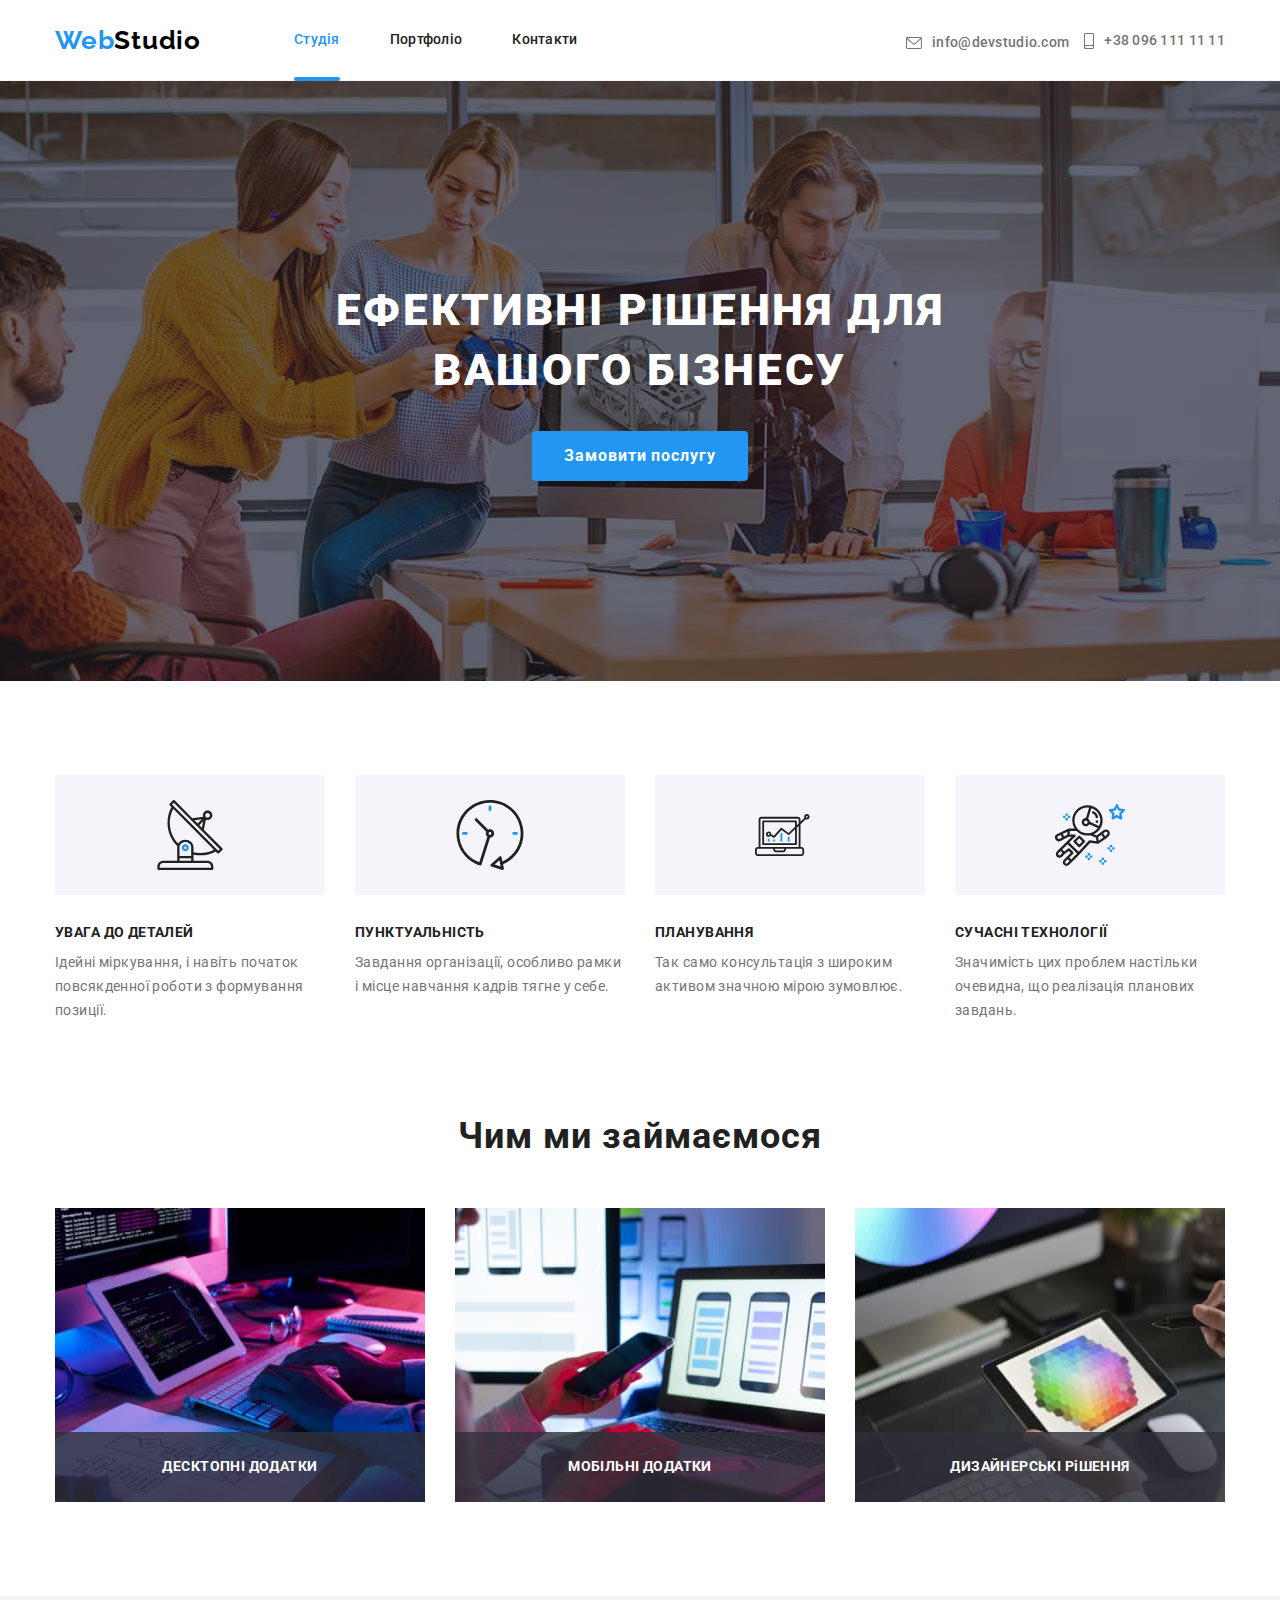
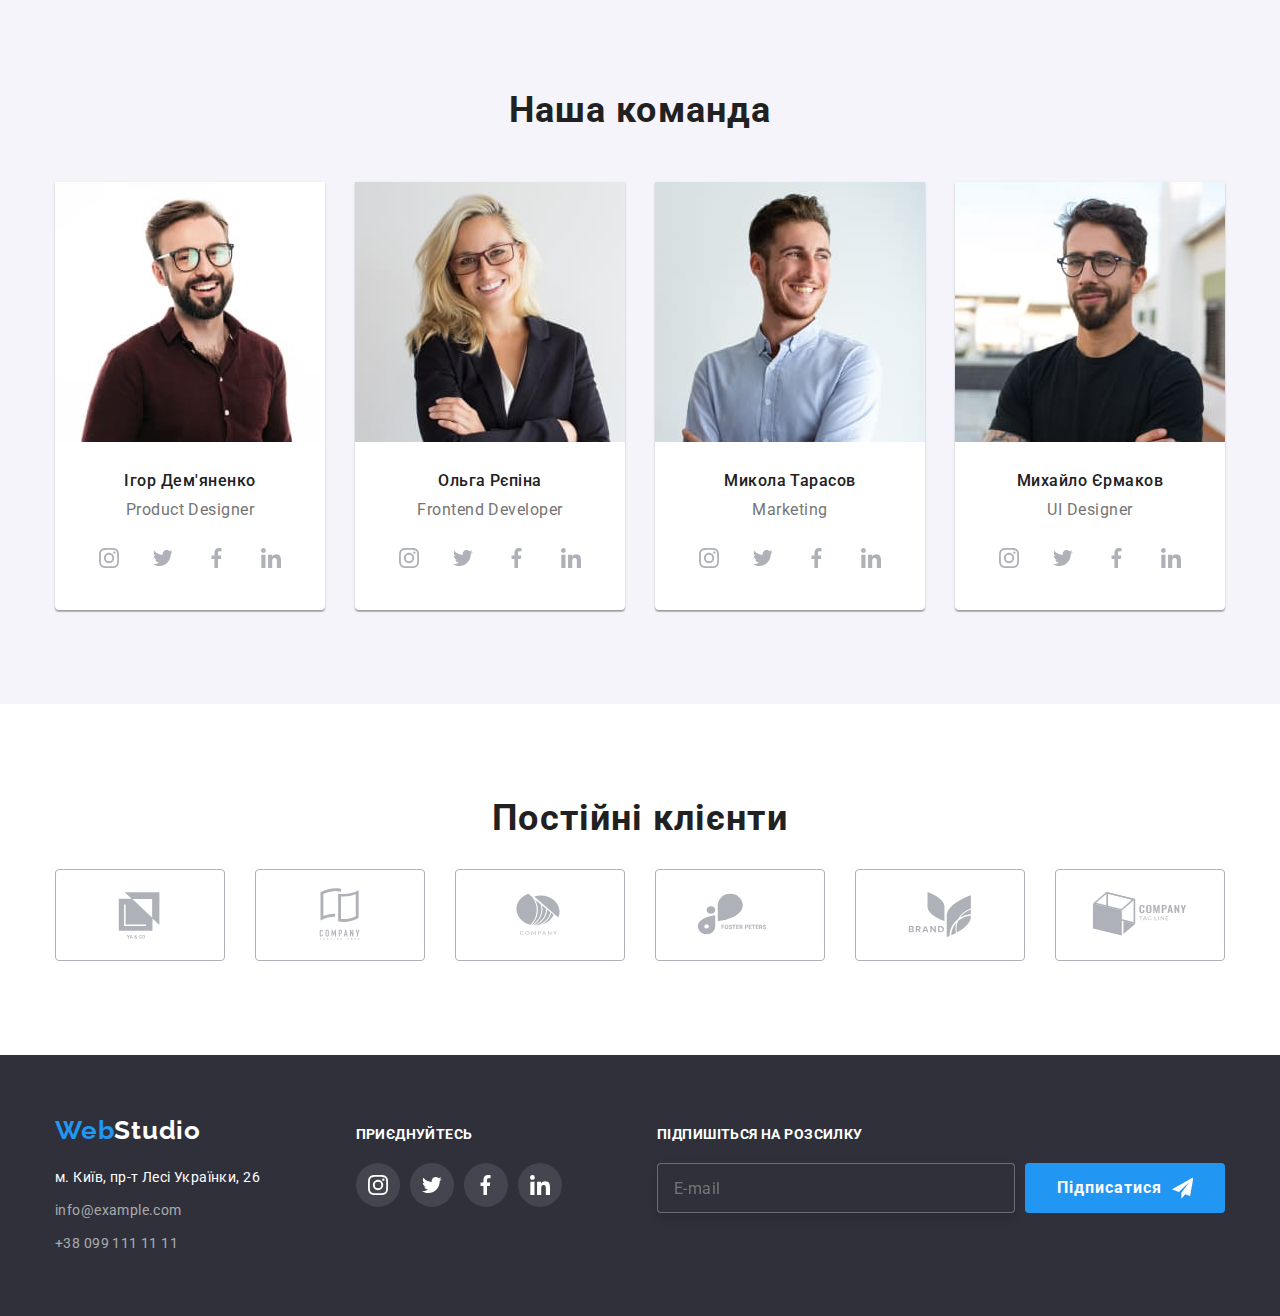
<file: index.html>
<!DOCTYPE html>
<html lang="ru">
  <head>
    <meta charset="UTF-8" />
    <meta http-equiv="X-UA-Compatible" content="IE=edge" />
    <meta name="viewport" content="width=device-width, initial-scale=1.0" />
    <title>Студия</title>
  <link rel="preconnect" href="https://fonts.googleapis.com">
  <link rel="preconnect" href="https://fonts.gstatic.com" crossorigin>
  <link
    href="https://fonts.googleapis.com/css2?family=Raleway:wght@700&family=Roboto:wght@400;500;700;900&display=swap"
    rel="stylesheet">
    <link rel="stylesheet" href="https://cdnjs.cloudflare.com/ajax/libs/modern-normalize/1.1.0/modern-normalize.min.css">
  <link rel="stylesheet" href="./css/main.min.css" />
  </head>

  <body>
    <header class="header">
      <div class="container header__container">
      
        <a class="logo header__logo" href="">Web<span class="logo__dark">Studio</span></a>
      <nav class="navigation">
      <ul class="navigation__list">
        <li class="navigation__item">
          <a class="navigation__link link navigation__link--current" href="">Студія</a></li>
        <li class="navigation__item">
          <a class="navigation__link link no-current" href="./portfolio.html">Портфоліо</a></li>
        <li class="navigation__item">
          <a class="navigation__link link no-current" href="">Контакти</a></li>
        </ul>
      </nav>
      <ul class="connect header__connect">
        <li class="indent"><a class="connect__contact link" href="mailto:info@devstudio.com">
          <svg class="envelope" width="16" height="12">
            <use href="./images/w4/symbol-defs.svg#icon-envelope2"></use>
          </svg>info@devstudio.com
        </a></li>
        <li><a class="connect__contact-tel link" href="tel:+380961111111">
          <svg class="envelope" width="10" height="16">
            <use href="./images/w4/symbol-defs.svg#icon-smartphone"></use>
          </svg>+38 096 111 11 11</a></li>
      </ul>

        <button type="button" class="header-btn-open js-open-menu">
          <svg class="#" width="40" height="40">
            <use href="./images/w4/symbol-defs.svg#icon-button-menu"></use>
          </svg>
        </button>

        <div class="mob-menu js-menu-container">
          <div class="container-mob">

            <div class="mob-menu-top">
              <button type="button" class="menu-btn-close js-close-menu">
                <svg class="" width="18.67" height="18.67">
                  <use href="./images/w4/symbol-defs.svg#close-icon"></use>
                   </svg>
              </button>
            
              <nav class="mob-menu-navigation">
                <div class="menu-part">
                  <ul class="mob-menu-list">
                    <li class="mob-menu-item">
                      <a class="mob-menu-link link mob-menu-link current" href="">Студія</a>
                    </li>
                    <li class="mob-menu-item">
                       <a class="mob-menu-link link no-current" href="./portfolio.html">Портфоліо</a>
                    </li>
                    <li class="mob-menu-item">
                        <a class="mob-menu-link link no-current" href="">Контакти</a>
                    </li>
                  </ul>
                </div>
              </nav>
              </div>
            </div>

            <div class="menu-part">
              <ul class="menu-connect header-connect">
                <li><a class="menu-connect-tel link" href="tel:+380961111111">
                  +38 096 111 11 11</a>
                </li>

                <li class="indent"><a class="menu-mail link" href="mailto:info@devstudio.com">
                  info@devstudio.com</a>
                </li>
              </ul>

              <ul class="menu-networks">
                <li class="menu-item">
                  <a class="menu-networks-link">Instagram</a>
                </li>
                <li class="menu-item">
                  <a class="menu-networks-link">Twitter</a>
                </li>
                <li class="menu-item">
                  <a class="menu-networks-link">Facebook</a>
                </li>
                <li class="">
                  <a class="menu-networks-link">LinkedIn</a>
                </li>
              </ul>
            </div>
          </div>
        </div>
    </header>
    <main>
      <!--Герой-->
      <section class="hero section hero__overlay">
        <div class="container">
          <h1 class="hero__title">ЕФЕКТИВНі РіШЕННЯ ДЛЯ <br> ВАШОГО БІЗНЕСУ</h1>

          <button class="hero__button button" data-modal-open>Замовити послугу</button>
        </div>
      </section>
      
        <!--Преимущества-->
      <section class="section">
        <div class="container">
          <h2 class="visually-hidden">Наші переваги</h2>

          <ul class="benefits-container">
            <li class="features">
              <div class="features-item">
                <svg width="70px" height="70px">
                  <use href="./images/w4/symbol-defs.svg#icon-antenna"></use>
                </svg>
              </div>
                <h3 class="features-title">УВАГА ДО ДЕТАЛЕЙ</h3>
                <p class="features-text">
                  Ідейні міркування, і навіть початок повсякденної роботи з формування позиції.
                </p>
            </li>
            <li class="features">
              <div class="features-item">
                <svg width="70px" height="70px">
                  <use href="./images/w4/symbol-defs.svg#icon-watch"></use>
                </svg>
              </div>
                <h3 class="features-title">ПУНКТУАЛЬНІСТЬ</h3>
                <p class="features-text">
                  Завдання організації, особливо рамки і місце навчання кадрів тягне у себе.
                </p>
            </li>
            <li class="features">
              <div class="features-item">
                <svg width="70px" height="70px">
                  <use href="./images/w4/symbol-defs.svg#icon-laptop"></use>
                </svg>
              </div>
                <h3 class="features-title">ПЛАНУВАННЯ</h3>
                <p class="features-text">
                  Так само консультація з широким активом значною мірою зумовлює.
                </p>
            </li>
            <li class="features">
              <div class="features-item">
                <svg width="70px" height="70px">
                  <use href="./images/w4/symbol-defs.svg#icon-astronaut-1"></use>
                </svg>
              </div>
                <h3 class="features-title">СУЧАСНІ ТЕХНОЛОГІЇ</h3>
                <p class="features-text">
                  Значимість цих проблем настільки очевидна, що реалізація планових завдань.
                </p>
            </li>
          </ul>
        </div>
      </section>
      <!--Примеры работ-->
      <section class="section section--skills section--on-desktop">
        <div class="container">
          <h2 class="section__title section__pre-title">Чим ми займаємося</h2>

          <ul class="about">
            <li class="about__item">
              <img
                srcset="
                ./images/gadgets/img1.jpg    1x,
                ./images/gadgets/img1-2x.jpg 2x" 
                src="./images/gadgets/img1.jpg" alt="гаджеты" width="370" height="294"
              />
              <h3 class="about__text">ДЕСКТОПНІ ДОДАТКИ</h3>
            </li>

            <li class="about__item">
              <img 
                srcset="
                ./images/gadgets/img2.jpg    1x,
                ./images/gadgets/img2-2x.jpg 2x"
                src="./images/gadgets/img2.jpg" alt="ноутбук" width="370" height="294"
              />
              <h3 class="about__text">МОБІЛЬНІ ДОДАТКИ</h3>
            </li>

            <li class="about__item">
              <img
                srcset="
                ./images/gadgets/img3.jpg    1x,
                ./images/gadgets/img3-2x.jpg 2x"
                src="./images/gadgets/img3.jpg" alt="планшет" width="370" height="294"
              />
                <h3 class="about__text">ДИЗАЙНЕРСЬКІ РіШЕННЯ</h3>
            </li>
          </ul>
        </div>
      </section>
      <!--Коллектив-->
      <section class="section section-title-bg">
        <div class="container">
          <h2 class="team">Наша команда</h2>
          <ul class="site-item">
            <li class="site-command">
              <picture>
                <source srcset="
                ./images/team/employee1-desctop.jpg    1x,
                ./images/team/employee1-desctop-2x.jpg 2x"
                media="(min-width:1200px)"/>
                <source srcset="
                ./images/team/employee1-tablet.jpg    1x,
                ./images/team/employee1-tablet-2x.jpg 2x" 
                media="(min-width:768px)"/>
                <source srcset="
                ./images/team/employee1-mob.jpg    1x,
                ./images/team/employee1-mob-2x.jpg 2x" 
                media="(max-width:767px)"/>
                <img src="./images/team/employee1-desctop.jpg" alt="Игорь Демьяненко" 
                width="450" height="460"/>
              </picture>
            
              <div class="tim-card">
            <h3 class="tim-title">Ігор Дем'яненко</h3>
            <p class="tim-text">Product Designer</p>
            <ul class="tim-networks">
              <li class="#">
                <a href="#" class="team-link">
                <svg class="button-icon" width="20px" height="20px"> 
                  <use href="./images/w4/symbol-defs.svg#icon-instagram"></use>
                </svg></a>
              </li>
              <li class="#">
                <a href="#" class="team-link">
                <svg class="button-icon" width="20px" height="20px">
                  <use href="./images/w4/symbol-defs.svg#icon-twit"></use>
                </svg></a>
              </li>
              <li class="#">
                <a href="#" class="team-link">
                <svg class="button-icon" width="20px" height="20px">
                  <use href="./images/w4/symbol-defs.svg#icon-facebook"></use>
                </svg></a>
              </li>
              <li class="#">
                <a href="#" class="team-link">
                <svg class="button-icon" width="20px" height="20px">
                  <use href="./images/w4/symbol-defs.svg#icon-linkedin"></use>
                </svg></a>
              </li>
              </ul>
              </div>
            </li>
            <li class="site-command">
              <picture>
                <source srcset="
                ./images/team/employee2-desctop.jpg     1x,
                ./images/team/employee2-desctop-2x.jpg  2x"
                media="(min-width:1200px)"/>
                <source srcset="
                ./images/team/employee2-tablet.jpg     1x,
                ./images/team/employee2-tablet-2x.jpg  2x" 
                media="(min-width:768px)"/>
                <source srcset="
                ./images/team/employee2-mob.jpg     1x,
                ./images/team/employee2-mob-2x.jpg  2x" 
                media="(max-width:767px)"/>
                <img src="./images/team/employee2-desctop.jpg" alt="Ольга Репина" 
                width="450" height="460"/>
              </picture>
            
              <div class="tim-card">
              <h3 class="tim-title">Ольга Рєпіна</h3>
              <p class="tim-text">Frontend Developer</p>
              
              <ul class="tim-networks">
                <li class="#">
                  <a href="#" class="team-link">
                    <svg class="button-icon" width="20px" height="20px">
                      <use href="./images/w4/symbol-defs.svg#icon-instagram"></use>
                    </svg></a>
                </li>
                <li class="#">
                  <a href="#" class="team-link">
                    <svg class="button-icon" width="20px" height="20px">
                      <use href="./images/w4/symbol-defs.svg#icon-twit"></use>
                    </svg></a>
                </li>
                <li class="#">
                  <a href="#" class="team-link">
                    <svg class="button-icon" width="20px" height="20px">
                      <use href="./images/w4/symbol-defs.svg#icon-facebook"></use>
                    </svg></a>
                </li>
                <li class="#">
                  <a href="#" class="team-link">
                    <svg class="button-icon" width="20px" height="20px">
                      <use href="./images/w4/symbol-defs.svg#icon-linkedin"></use>
                    </svg></a>
                </li>
                </ul>
              </div>
            </li>
            <li class="site-command">
              <picture>
                <source srcset="
                ./images/team/employee3-desctop.jpg     1x,
                ./images/team/employee3-desctop-2x.jpg  2x"
                media="(min-width:1200px)"/>
                <source srcset="
                ./images/team/employee3-tablet.jpg     1x,
                ./images/team/employee3-tablet-2x.jpg  2x" 
                media="(min-width:768px)"/>
                <source srcset="
                ./images/team/employee3-mob.jpg     1x,
                ./images/team/employee3-mob-2x.jpg  2x" 
                media="(max-width:767px)"/>
                <img src="./images/team/employee3-desctop.jpg" alt="Николай Тарасов" 
                width="450" height="460"/>
              </picture>
            
              <div class="tim-card">
              <h3 class="tim-title">Микола Тарасов</h3>
              <p class="tim-text">Marketing</p>
              <ul class="tim-networks">
                <li class="#">
                  <a href="#" class="team-link">
                    <svg class="button-icon" width="20px" height="20px">
                      <use href="./images/w4/symbol-defs.svg#icon-instagram"></use>
                    </svg></a>
                </li>
                <li class="#">
                  <a href="#" class="team-link">
                    <svg class="button-icon" width="20px" height="20px">
                      <use href="./images/w4/symbol-defs.svg#icon-twit"></use>
                    </svg></a>
                </li>
                <li class="#">
                  <a href="#" class="team-link">
                    <svg class="button-icon" width="20px" height="20px">
                      <use href="./images/w4/symbol-defs.svg#icon-facebook"></use>
                    </svg></a>
                </li>
                <li class="#">
                  <a href="#" class="team-link">
                    <svg class="button-icon" width="20px" height="20px">
                      <use href="./images/w4/symbol-defs.svg#icon-linkedin"></use>
                    </svg></a>
                </li>
                </ul>
              </div>
            </li>
            <li class="site-command">
              <picture>
                <source srcset="
                ./images/team/employee4-desctop.jpg     1x,
                ./images/team/employee4-desctop-2x.jpg  2x"
                media="(min-width:1200px)"/>
                <source srcset="
                ./images/team/employee4-tablet.jpg     1x,
                ./images/team/employee4-tablet-2x.jpg  2x" 
                media="(min-width:768px)"/>
                <source srcset="
                ./images/team/employee4-mob.jpg     1x,
                ./images/team/employee4-mob-2x.jpg  2x" 
                media="(max-width:767px)"/>
                <img src="./images/team/employee4-desctop.jpg" alt="Михаил Ермаков" 
                width="450" height="460"/>
              </picture>
           
              <div class="tim-card">
                <h3 class="tim-title">Михайло Єрмаков</h3>
                <p class="tim-text">UI Designer</p>
                <ul class="tim-networks">
                  <li class="#">
                    <a href="#" class="team-link">
                    <svg class="button-icon" width="20px" height="20px">
                      <use href="./images/w4/symbol-defs.svg#icon-instagram"></use>
                    </svg></a>
                  </li>
                  <li class="#">
                    <a href="#" class="team-link">
                      <svg class="button-icon" width="20px" height="20px">
                      <use href="./images/w4/symbol-defs.svg#icon-twit"></use>
                      </svg></a>
                  </li>
                  <li class="#">
                    <a href="#" class="team-link">
                    <svg class="button-icon" width="20px" height="20px">
                      <use href="./images/w4/symbol-defs.svg#icon-facebook"></use>
                    </svg></a>
                  </li>
                  <li class="#">
                    <a href="#" class="team-link">
                    <svg class="button-icon" width="20px" height="20px">
                      <use href="./images/w4/symbol-defs.svg#icon-linkedin"></use>
                    </svg></a>
                  </li>
                </ul>
              </div>
            </li>
          </ul>
        </div>
      </section>

      <section class="section">
        <div class="container">
          <h2 class="clients-header">Постійні клієнти</h2>
          <ul class="clients-container">

            <li class="clients-item">
              <a href="#" class="clients-link">
              <svg class="features-logo">
                <use href="./images/w4/symbol-defs.svg#icon-logo1"></use>
              </svg></a>
            </li>

            <li class="clients-item">
              <a href="#" class="clients-link">
              <svg class="features-logo" width="106px" height="60px">
                <use href="./images/w4/symbol-defs.svg#icon-logo2"></use>
              </svg></a>
            </li>

            <li class="clients-item">
              <a href="#" class="clients-link">
              <svg class="features-logo" width="106px" height="60px">
              <use href="./images/w4/symbol-defs.svg#icon-logo3"></use>
              </svg></a>
            </li>
          
            <li class="clients-item">
              <a href="#" class="clients-link">
              <svg class="features-logo" width="106px" height="60px">
                <use href="./images/w4/symbol-defs.svg#icon-logo4"></use>
              </svg></a>
            </li>

            <li class="clients-item">
              <a href="#" class="clients-link">
              <svg class="features-logo" width="106px" height="60px">
                <use href="./images/w4/symbol-defs.svg#icon-logo5"></use>
              </svg></a>
            </li>

            <li class="clients-item">
              <a href="#" class="clients-link">
              <svg class="features-logo" width="106px" height="60px">
                <use href="./images/w4/symbol-defs.svg#icon-logo6"></use>
              </svg></a>
            </li>
          </ul>
        </div>
      </section>
    </main>
      
    <footer class="style-footer">
      <div class="container footer-container">
   
        <div class="address-container">
          <a class="logo logo-footer" href="#">Web<span class="lable">Studio</span></a>
          <address>
            <ul>
              <li>
                <a href="https://goo.gl/maps/X5TGUrsWiipyjW1k8"></a>
                <a class="street">м. Київ, пр-т Лесі Українки, 26</a>
              </li>
              <li class="contact-footer"><a class="tel-color link" href="mailto:info@example.com">info@example.com</a></li>
              <li class="contact-footer"><a class="tel-color link" href="tel:+380991111111">+38 099 111 11 11</a></li>
            </ul>
          </address>
        </div>
      
        <div class="container-networks">
          <p class="item-with">приєднуйтесь</p>
          <ul class="tim-networks">
            <li class="item-li">
                <a href="#" class="footer-link-soc">
                  <svg class="button-icon-ft" width="20" height="20">
                    <use href="./images/w4/symbol-defs.svg#icon-instagram"></use>
                  </svg></a>
            </li>
              <li class="item-li">
                <a href="#" class="footer-link-soc">
                <svg class="button-icon-ft" width="20" height="20">
                  <use href="./images/w4/symbol-defs.svg#icon-twit"></use>
                </svg></a>
              </li>
              <li class="item-li">
                <a href="#" class="footer-link-soc">
                <svg class="button-icon-ft" width="20" height="20">
                  <use href="./images/w4/symbol-defs.svg#icon-facebook"></use>
                </svg></a>
              </li>
              <li class="item-li">
                <a href="#" class="footer-link-soc">
                <svg class="button-icon-ft" width="20" height="20">
                  <use href="./images/w4/symbol-defs.svg#icon-linkedin"></use>
                </svg></a>
              </li>
          </ul>
        </div>
    
        <div class="footer-letter">
          <p class="text-action">ПІДПИШІТЬСЯ НА РОЗСИЛКУ</p>

          <form class="subscription">
            <div class="footer-letter-br">
              <input class="text-box" placeholder="E-mail">
              <button type="submit" class="subscription-button send-letter">Підписатися
              <svg class="footer-letter-icon" width="24" height="24">
                <use href="./images/w4/symbol-defs.svg#icon-icon-send"></use>
              </svg></button>
            </div>
          </form>
        
        </div>
      </div>
    </footer>

    <div class="backdrop is-hidden" data-modal>
      <div class="modal">

        <form class="form-modal" action="#" autocomplete="off">
          <p class="modal-title">Залишайте свої данні, ми вам передзвонимо</p>

          <div class="form-field">
            <label for="name" class="field">Ім'я</label>
            <input class="form-label" name="name" id="name" />
            <svg class="modal-name" width="18" height="18">
              <use href="./images/w4/symbol-defs.svg#icon-person-black-18dp"></use>
            </svg>
          </div>

          <div class="form-field" >
            <label for="tel" class="field">Телефон</label>
            <input class="form-label" type="tel" name="tel" id="tel" />
            <svg class="modal-name" width="18" height="18">
              <use href="./images/w4/symbol-defs.svg#icon-phone-black-18dp"></use>
            </svg>
          </div>

          <div class="form-field">
            <label for="mail" class="field">Пошта</label>
            <input class="form-label" type="email" name="mail" id="mail" autocomplete="on"/>
            <svg class="modal-name" width="18" height="18">
              <use href="./images/w4/symbol-defs.svg#icon-email-black-18dp"></use>
            </svg>
          </div>

          <div class="form-field">
            <label class="form-comment" for="comment">Коментар</label>
            <textarea class="form-label" name="comment" id="comment" 
            placeholder="Введіть текст"></textarea>
          </div>
        
          <div class="topic-options">
       
            <label for="galk" class="checkbox-label">
              <input type="checkbox" name="galk" id="galk" value="agreement" class="checkbox visually-hidden">
              <span class="icon-galk"><svg class="#" width="15" height="15">
                <use href="./images/w4/symbol-defs.svg#icon-galk"></use></svg>
              </span>
              Погоджуюся з розсилкою та приймаю&#160; <a href="#" class="contract">Умови договору</a>
            </label>
          </div>
        
          <button type="submit" class="hero__button button">Відправити</button>
        </form>

        <div>
          <button data-modal-close class="btn-close">
            <svg class="close-icon" width="11" height="11"> 
              <use href="./images/w4/symbol-defs.svg#close-icon"></use>
            </svg>
          </button>
        </div>
      </div>
    </div>
    <script src="./js/modal.js"></script>
    <script src="./js/mobile-menu.js"></script>
  </body>
</html>
</file>
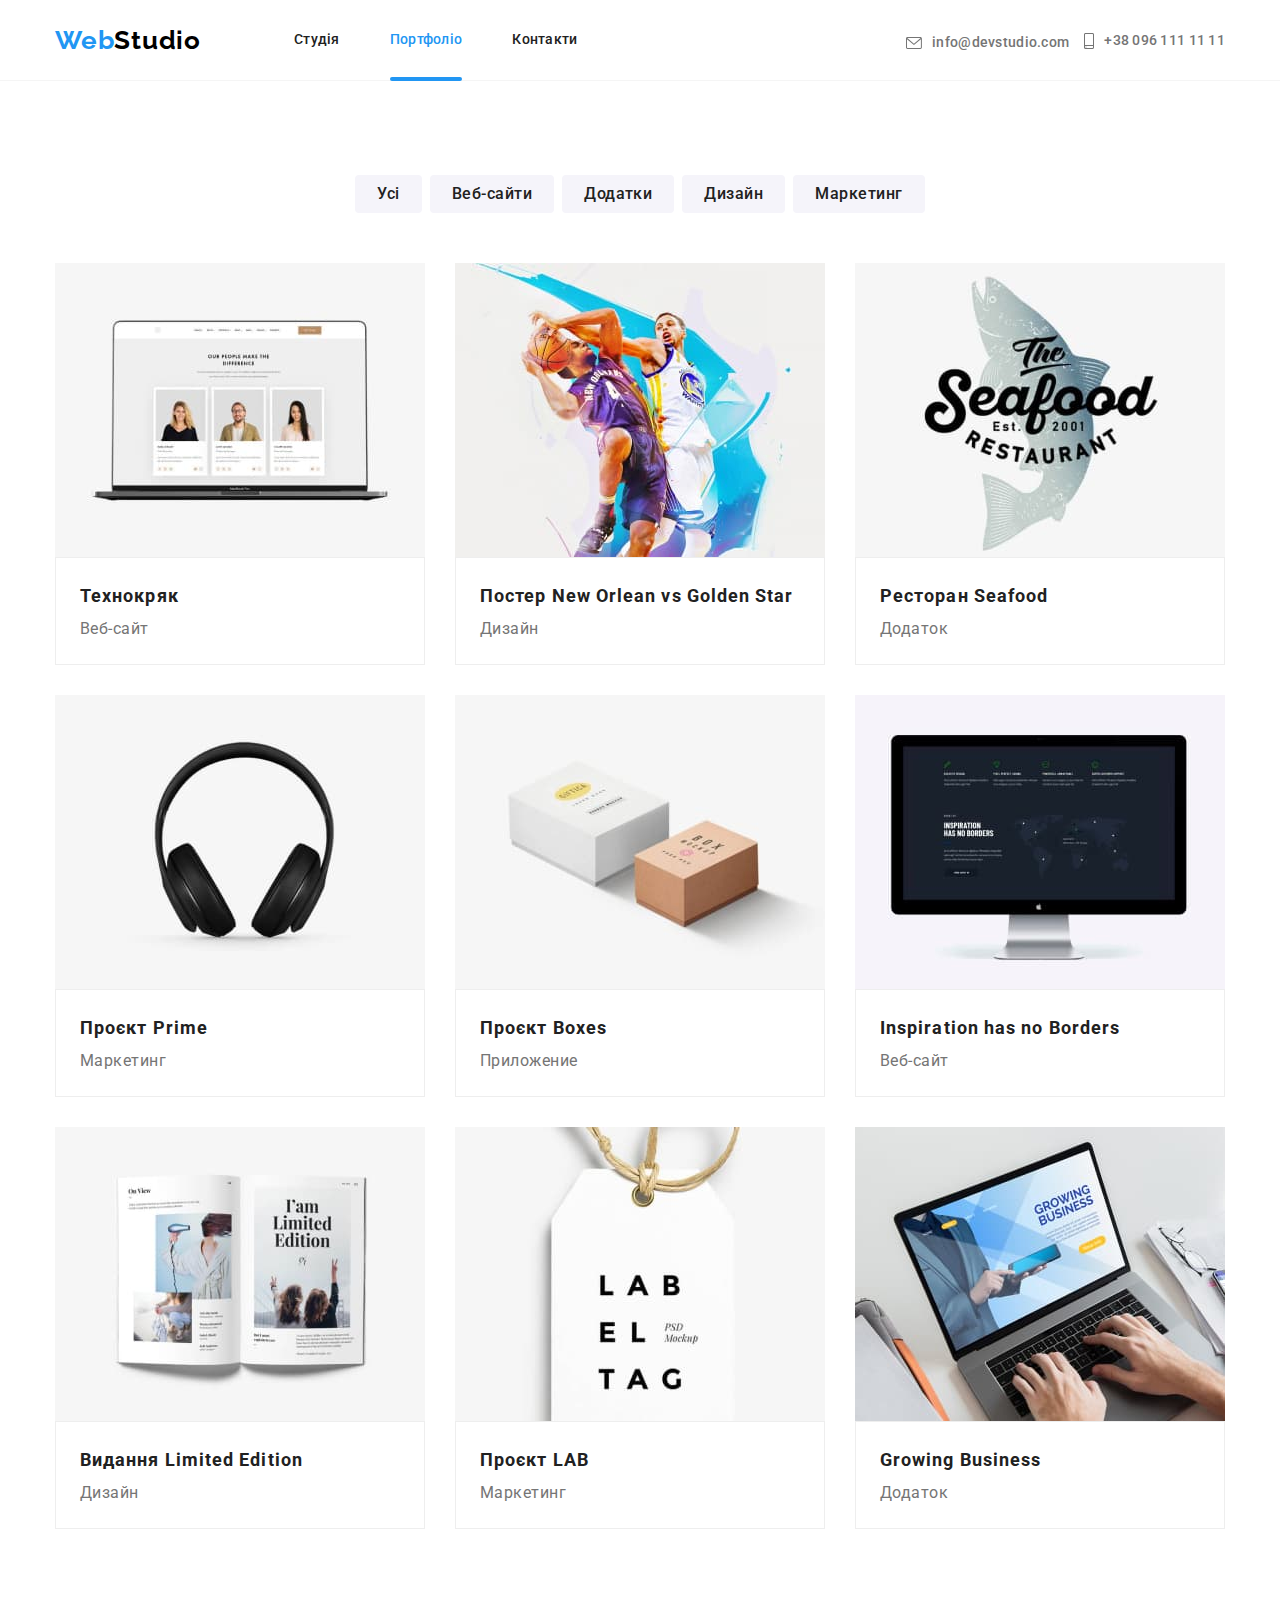
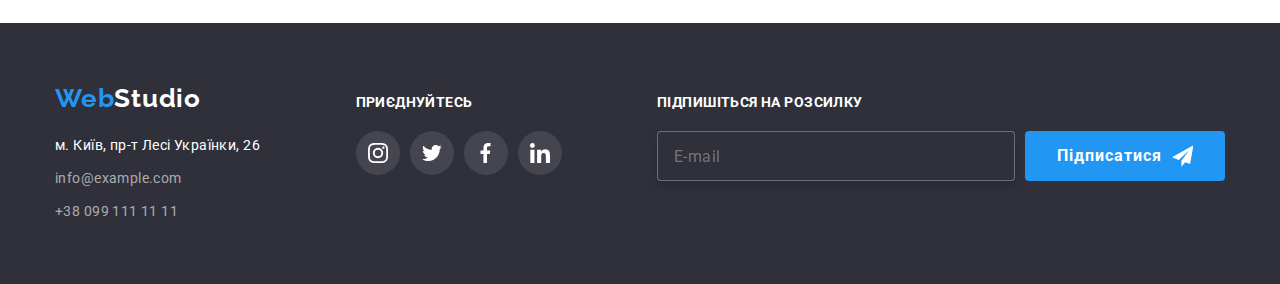
<file: portfolio.html>
<!DOCTYPE html>
<html lang="ru">

<head>
    <meta charset="UTF-8" />
    <meta http-equiv="X-UA-Compatible" content="IE=edge" />
    <meta name="viewport" content="width=device-width, initial-scale=1.0" />
    <title>Студія</title>
    <link rel="preconnect" href="https://fonts.googleapis.com">
    <link rel="preconnect" href="https://fonts.gstatic.com" crossorigin>
<link href="https://fonts.googleapis.com/css2?family=Raleway:wght@700&family=Roboto:wght@400;500;700;900&display=swap"
    rel="stylesheet">
<link rel="stylesheet" href="https://cdnjs.cloudflare.com/ajax/libs/modern-normalize/1.1.0/modern-normalize.min.css">
<link rel="stylesheet" href="./css/main.min.css" />
</head>

<body>
    <header class="header">
        <div class="container header__container">
        
            <a class="logo header__logo" href="">Web<span class="logo__dark">Studio</span></a>
            <nav class="navigation"></nav>
            <ul class="navigation__list">
                <li class="navigation__item"><a class="navigation__link link" href="./index.html">Студія</a></li>
                <li class="navigation__item"><a class="navigation__link link navigation__link--current" href="">Портфоліо</a></li>
                <li class="navigation__item"><a class="navigation__link link" href="">Контакти</a></li>
            </ul>

        <ul class="connect header__connect">
            <li class="indent"><a class="connect__contact link" href="mailto:info@devstudio.com">
                <svg class="envelope" width="16" height="12">
                    <use href="./images/w4/symbol-defs.svg#icon-envelope2"></use>
                </svg>info@devstudio.com</a>
            </li>
            <li><a class="connect__contact-tel link" href="tel:+380961111111">
                <svg class="envelope" width="10" height="16">
                    <use href="./images/w4/symbol-defs.svg#icon-smartphone"></use>
                </svg>+38 096 111 11 11</a>
            </li>
        </ul>
        <button type="button" class="header-btn-open js-open-menu">
            <svg class="#" width="40" height="40">
                <use href="./images/w4/symbol-defs.svg#icon-button-menu"></use>
            </svg>
        </button>
        
        <div class="mob-menu js-menu-container">
            <div class="container">
        
                <div class="mob-menu-top">
                    <button type="button" class="menu-btn-close js-close-menu">
                        <svg class="" width="18.67" height="18.67">
                            <use href="./images/w4/symbol-defs.svg#close-icon"></use>
                        </svg>
                    </button>
        
                    <nav class="mob-menu-navigation">
                        <div class="menu-part">
                            <ul class="mob-menu-list">
                                <li class="mob-menu-item">
                                    <a class="mob-menu-link link mob-menu-link no-current" href="./index.html">Студія</a>
                                </li>
                                <li class="mob-menu-item">
                                    <a class="mob-menu-link link current" href="">Портфоліо</a>
                                </li>
                                <li class="mob-menu-item">
                                    <a class="mob-menu-link link no-current" href="">Контакти</a>
                                </li>
                            </ul>
                        </div>
                    </nav>
                </div>
            </div>
        
            <div class="menu-part">
                <ul class="menu-connect header-connect">
                    <li><a class="menu-connect-tel link" href="tel:+380961111111">
                            +38 096 111 11 11</a>
                    </li>
        
                    <li class="indent"><a class="menu-mail link" href="mailto:info@devstudio.com">
                            info@devstudio.com</a>
                    </li>
                </ul>
        
                <ul class="menu-networks">
                    <li class="menu-item">
                        <a class="menu-networks-link">Instagram</a>
                    </li>
                    <li class="menu-item">
                        <a class="menu-networks-link">Twitter</a>
                    </li>
                    <li class="menu-item">
                        <a class="menu-networks-link">Facebook</a>
                    </li>
                    <li class="">
                        <a class="menu-networks-link">LinkedIn</a>
                    </li>
                </ul>
            </div>
        </div>
    </div>
   
    </header>
<main>
    <section class="section"> 
        <div class="container">
            <h1 class="visually-hidden">Примеры работ</h1>
            <ul class="filter">
                <li class="menu-distance"><button type="button" class="filter-button focus-menu">Усі</button></li>
                <li class="menu-distance"><button type="button" class="filter-button focus-menu">Веб-сайти</button></li>
                <li class="menu-distance"><button type="button" class="filter-button focus-menu">Додатки</button></li>
                <li class="menu-distance"><button type="button" class="filter-button focus-menu">Дизайн</button></li>
                <li class="menu-distance"><button type="button" class="filter-button focus-menu">Маркетинг</button></li>
            </ul>
   
            <ul class="flex-container">

                <li class="flex-element">
                    <a class="portfolio-card-link" href="#">
                        <div class="portfolio-thumb">
                            <picture>
                                <source srcset="
                                ./images/works/work1-desctop.jpg     1x,
                                ./images/works/work1-desctop-2x.jpg  2x"
                                media="(min-width:1200px)"/>
                                <source srcset="
                                ./images/works/work1-tablet.jpg     1x,
                                ./images/works/work1-tablet-2x.jpg  2x" 
                                media="(min-width:768px)"/>
                                <source srcset="
                                ./images/works/work1-mob.jpg     1x,
                                ./images/works/work1-mob-2x.jpg  2x" 
                                media="(min-width:768px)"/>

                                <img src="./images/works/work1-desctop.jpg" alt="ноутбук" 
                                width="450" height="294"/>
                            </picture> 
   
                            <p class="portfolio-overlay-text">Ресурс пропонує комплексні пропозиції з різним рівнем функціоналу та сервісів. Все
                                це дозволить відвідувачу отримати вичерпні відомості про компанію чи приватну особу.
                            </p>
                        </div>

                        <div class="text-pictures">
                            <h2 class="portfolio-topics">Технокряк</h2>
                            <p class="thems-text">Веб-сайт</p>
                        </div>
                    </a>
                </li>
           
                <li class="flex-element">
                    <a class="portfolio-card-link" href="#">
                        <div class="portfolio-thumb">
                            <picture>
                                <source srcset="
                                ./images/works/work2-desctop.jpg     1x,
                                ./images/works/work2-desctop-2x.jpg  2x"
                                media="(min-width:1200px)"/>
                                <source srcset="
                                ./images/works/work2-tablet.jpg     1x,
                                ./images/works/work2-tablet-2x.jpg  2x" 
                                media="(min-width:768px)"/>
                                <source srcset="
                                ./images/works/work2-mob.jpg     1x,
                                ./images/works/work2-mob-2x.jpg  2x" 
                                media="(max-width:767px)"/>

                                <img src="./images/works/work2-desctop.jpg" alt="Баскетбол" 
                                width="450" height="294"/>
                            </picture>
   
                            <p class="portfolio-overlay-text">Ресурс пропонує комплексні пропозиції з різним рівнем функціоналу та сервісів. Все
                                це дозволить відвідувачу отримати вичерпні відомості про компанію чи приватну особу.
                            </p>
                        </div>
            
                        <div class="text-pictures">
                            <h2 class="portfolio-topics">Постер New Orlean vs Golden Star</h2>
                            <p class="thems-text">Дизайн</p>
                        </div>
                    </a>
                </li>
            
                <li class="flex-element">
                    <a href="#" class="portfolio-card-link">
                        <div class="portfolio-thumb">
                            <picture>
                                <source srcset="
                                ./images/works/work3-desctop.jpg     1x,
                                ./images/works/work3-desctop-2x.jpg  2x"
                                media="(min-width:1200px)"/>
                                <source srcset="
                                ./images/works/work3-tablet.jpg     1x,
                                ./images/works/work3-tablet-2x.jpg  2x" 
                                media="(min-width:768px)"/>
                                <source srcset="
                                ./images/works/work3-mob.jpg     1x,
                                ./images/works/work3-mob-2x.jpg  2x" 
                                media="(max-width:767px)"/>
                                <img src="./images/works/work3-desctop.jpg" alt="Рыба" 
                                width="450" height="294"/>
                            </picture>
                    
                            <p class="portfolio-overlay-text">Ресурс пропонує комплексні пропозиції з різним рівнем функціоналу та сервісів. Все
                                це дозволить відвідувачу отримати вичерпні відомості про компанію чи приватну особу.
                            </p>
                        </div>
                        <div class="text-pictures">
                            <h2 class="portfolio-topics">Ресторан Seafood</h2>
                            <p class="thems-text">Додаток</p>
                        </div>
                    </a>
                </li>

                <li class="flex-element">
                    <a href="#" class="portfolio-card-link">
                        <div class="portfolio-thumb">
                            <picture>
                                <source srcset="
                                ./images/works/work4-desctop.jpg     1x,
                                ./images/works/work4-desctop-2x.jpg  2x"
                                media="(min-width:1200px)"/>
                                <source srcset="
                                ./images/works/work4-tablet.jpg     1x,
                                ./images/works/work4-tablet-2x.jpg  2x"
                                media="(min-width:768px)"/>
                                <source srcset="
                                ./images/works/work4-mob.jpg     1x,
                                ./images/works/work4-mob-2x.jpg  2x" 
                                media="(max-width:767px)"/>
                                <img src="./images/works/work4-desctop.jpg" alt="Наушники" 
                                width="450" height="294"/>
                            </picture>
                    
                            <p class="portfolio-overlay-text">Ресурс пропонує комплексні пропозиції з різним рівнем функціоналу та сервісів. Все
                                це дозволить відвідувачу отримати вичерпні відомості про компанію чи приватну особу.
                            </p>
                        </div>
                        <div class="text-pictures">
                            <h2 class="portfolio-topics">Проєкт Prime</h2>
                            <p class="thems-text">Маркетинг</p>
                        </div>
                    </a>
                </li>

                <li class="flex-element">
                    <a href="#" class="portfolio-card-link">
                        <div class="portfolio-thumb">
                            <picture>
                                <source srcset="
                                ./images/works/work5-desctop.jpg     1x,
                                ./images/works/work5-desctop-2x.jpg  2x"
                                media="(min-width:1200px)"/>
                                <source srcset="
                                ./images/works/work5-tablet.jpg     1x,
                                ./images/works/work5-tablet-2x.jpg  2x" 
                                media="(min-width:768px)"/>
                                <source srcset="
                                ./images/works/work5-mob.jpg     1x,
                                ./images/works/work5-mob-2x.jpg  2x" 
                                media="(max-width:767px)"/>
                                <img src="./images/works/work5-desctop.jpg" alt="Коробки" 
                                width="450" height="294" />
                            </picture>
                    
                            <p class="portfolio-overlay-text">Ресурс пропонує комплексні пропозиції з різним рівнем функціоналу та сервісів. Все
                                це дозволить відвідувачу отримати вичерпні відомості про компанію чи приватну особу.
                            </p>
                        </div>
                        <div class="text-pictures">
                            <h2 class="portfolio-topics">Проєкт Boxes</h2>
                            <p class="thems-text">Приложение</p>
                        </div>
                    </a>
                </li>

                <li class="flex-element">
                    <a href="#" class="portfolio-card-link">
                        <div class="portfolio-thumb">
                            <picture>
                                <source srcset="
                                ./images/works/work6-desctop.jpg     1x,
                                ./images/works/work6-desctop-2x.jpg  2x"
                                media="(min-width:1200px)"/>
                                <source srcset="
                                ./images/works/work6-tablet.jpg     1x,
                                ./images/works/work6-tablet-2x.jpg  2x" 
                                media="(min-width:768px)"/>
                                <source srcset="
                                ./images/works/work6-mob.jpg     1x,
                                ./images/works/work6-mob-2x.jpg  2x" 
                                media="(max-width:767px)"/>
                                <img src="./images/works/work6-desctop.jpg" alt="Монитор" 
                                width="450" height="294"/>
                            </picture>
                  
                                <p class="portfolio-overlay-text">Ресурс пропонує комплексні пропозиції з різним рівнем функціоналу та сервісів. Все
                                    це дозволить відвідувачу отримати вичерпні відомості про компанію чи приватну особу.
                                </p>
                        </div>
                        <div class="text-pictures">
                            <h2 class="portfolio-topics">Inspiration has no Borders</h2>
                            <p class="thems-text">Веб-сайт</p>
                        </div>
                    </a>
                </li>

                <li class="flex-element">
                    <a href="#" class="portfolio-card-link">
                        <div class="portfolio-thumb">
                            <picture>
                                <source srcset="
                                ./images/works/work7-desctop.jpg     1x,
                                ./images/works/work7-desctop-2x.jpg  2x" 
                                media="(min-width:1200px)"/>
                                <source srcset="
                                ./images/works/work7-tablet.jpg     1x,
                                ./images/works/work7-tablet-2x.jpg  2x" 
                                media="(min-width:768px)"/>
                                <source srcset="
                                ./images/works/work7-mob.jpg     1x,
                                ./images/works/work7-mob-2x.jpg  2x" 
                                media="(max-width:767px)"/>
                                <img src="./images/works/work7-desctop.jpg" alt="Книга" 
                                width="450" height="294"/>
                            </picture>
                    
                                <p class="portfolio-overlay-text">Ресурс пропонує комплексні пропозиції з різним рівнем функціоналу та сервісів. Все
                                    це дозволить відвідувачу отримати вичерпні відомості про компанію чи приватну особу.
                                </p>
                        </div>
                        <div class="text-pictures">
                            <h2 class="portfolio-topics">Видання Limited Edition</h2>
                            <p class="thems-text">Дизайн</p>
                        </div>
                    </a>
                </li>

                <li class="flex-element">
                    <a href="#" class="portfolio-card-link">
                        <div class="portfolio-thumb">
                            <picture>
                                <source srcset="
                                ./images/works/work8-desctop.jpg     1x,
                                ./images/works/work8-desctop-2x.jpg  2x"
                                media="(min-width:1200px)"/>
                                <source srcset="
                                ./images/works/work8-tablet.jpg     1x,
                                ./images/works/work8-tablet-2x.jpg  2x" 
                                media="(min-width:768px)"/>
                                <source srcset="
                                ./images/works/work8-mob.jpg     1x,
                                ./images/works/work8-mob-2x.jpg  2x" 
                                media="(max-width:767px)"/>
                                <img src="./images/works/work8-desctop.jpg" alt="Лейбл" 
                                width="450" height="294"/>
                            </picture>
                    
                            <p class="portfolio-overlay-text">Ресурс пропонує комплексні пропозиції з різним рівнем функціоналу та сервісів. Все
                                це дозволить відвідувачу отримати вичерпні відомості про компанію чи приватну особу.
                            </p>
                        </div>
                        <div class="text-pictures">
                            <h2 class="portfolio-topics">Проєкт LAB</h2>
                            <p class="thems-text">Маркетинг</p>
                        </div>
                    </a>
                </li>

                <li class="flex-element">
                    <a href="#" class="portfolio-card-link">
                        <div class="portfolio-thumb">
                            <picture>
                                <source srcset="
                                ./images/works/work9-desctop.jpg     1x,
                                ./images/works/work9-desctop-2x.jpg  2x"
                                media="(min-width:1200px)"/>
                                <source srcset="
                                ./images/works/work9-tablet.jpg     1x,
                                ./images/works/work9-tablet-2x.jpg  2x" 
                                media="(min-width:768px)"/>
                                <source srcset="
                                ./images/works/work9-mob.jpg     1x,
                                ./images/works/work9-mob-2x.jpg  2x" 
                                media="(max-width:767px)"/>
                                <img src="./images/works/work9-desctop.jpg" alt="Ноутбук 2" 
                                width="450" height="294"/>
                            </picture>
                            
                            <p class="portfolio-overlay-text">Ресурс пропонує комплексні пропозиції з різним рівнем функціоналу та сервісів. Все
                                це дозволить відвідувачу отримати вичерпні відомості про компанію чи приватну особу.
                            </p>
                        </div>
                        <div class="text-pictures">
                            <h2 class="portfolio-topics">Growing Business</h2>
                            <p class="thems-text">Додаток</p>
                        </div>
                    </a>
                </li>
            
            </ul>
        </div>
    </section>
</main>
    <footer class="style-footer">
        <div class="container footer-container">
    
            <div class="address-container">
                <a class="logo logo-footer" href="#">Web<span class="lable">Studio</span></a>
                <address>
                    <ul>
                        <li>
                            <a href="https://goo.gl/maps/X5TGUrsWiipyjW1k8"></a>
                            <a class="street">м. Київ, пр-т Лесі Українки, 26</a>
                        </li>
                        <li class="contact-footer"><a class="tel-color link"
                                href="mailto:info@example.com">info@example.com</a></li>
                        <li class="contact-footer"><a class="tel-color link" href="tel:+380991111111">+38 099 111 11 11</a>
                        </li>
                    </ul>
                </address>
            </div>
    
            <div class="container-networks">
                <p class="item-with">приєднуйтесь</p>
                <ul class="tim-networks">
                    <li class="item-li">
                        <a href="#" class="footer-link-soc">
                            <svg class="button-icon-ft" width="20" height="20">
                                <use href="./images/w4/symbol-defs.svg#icon-instagram"></use>
                            </svg></a>
                    </li>
                    <li class="item-li">
                        <a href="#" class="footer-link-soc">
                            <svg class="button-icon-ft" width="20" height="20">
                                <use href="./images/w4/symbol-defs.svg#icon-twit"></use>
                            </svg></a>
                    </li>
                    <li class="item-li">
                        <a href="#" class="footer-link-soc">
                            <svg class="button-icon-ft" width="20" height="20">
                                <use href="./images/w4/symbol-defs.svg#icon-facebook"></use>
                            </svg></a>
                    </li>
                    <li class="item-li">
                        <a href="#" class="footer-link-soc">
                            <svg class="button-icon-ft" width="20" height="20">
                                <use href="./images/w4/symbol-defs.svg#icon-linkedin"></use>
                            </svg></a>
                    </li>
                </ul>
            </div>
    
    
            <div class="footer-letter">
                <p class="text-action">ПІДПИШІТЬСЯ НА РОЗСИЛКУ</p>
    
                <form class="subscription">
                    <div class="footer-letter-br">
                        <input class="text-box" placeholder="E-mail">
                        <button type="submit" class="subscription-button send-letter">Підписатися
                            <svg class="footer-letter-icon" width="24" height="24">
                                <use href="./images/w4/symbol-defs.svg#icon-icon-send"></use>
                            </svg></button>
                    </div>
                </form>
    
            </div>
        </div>
    </footer>
        <script src="./js/mobile-menu.js"></script>
</body>
</html>
</file>
<file: css/main.min.css>
:root{--accent-color: #2196f3;--main-text-color: #212121;--secondary-text-color: #757575;--main-font: "Roboto", sans-serif;--secondary-font: "Raleway", cursive;--primary-white-color: #ffffff;--lable-color: #000000;--cubic-beziar: cubic-bezier(0.4, 0, 0.2, 1);--bg-gradient: linear-gradient(to right, rgba(47, 48, 58, 0.4), rgba(47, 48, 58, 0.4))}h1,h2,h3,h4,h5,h6,p{margin-top:0;margin-bottom:0}ul{margin:0;padding:0;list-style:none}html{box-sizing:border-box}img{display:block;max-width:100%;height:auto}body{margin:0;font-family:"Roboto";font-family:var(--main-font);background-color:var(--primary-white-color)}.link{display:flex;align-items:center;text-decoration:none;display:block}.link:hover,.link:focus{color:var(--accent-color)}.section{padding-top:60px;padding-bottom:60px;min-width:320px}@media screen and (min-width: 1200px){.section{padding-top:94px;padding-bottom:94px}}.section--on-desktop{display:none}@media screen and (min-width: 1200px){.section--on-desktop{display:block}}.section.no-padding{padding-top:0;padding-bottom:0}.visually-hidden{position:absolute;white-space:nowrap;width:1px;height:1px;overflow:hidden;border:0;padding:0;clip:rect(0 0 0 0);-webkit-clip-path:inset(50%);clip-path:inset(50%);margin:-1px}.container{padding-left:15px;padding-right:15px;margin-left:auto;margin-right:auto}@media screen and (min-width: 480px){.container{width:480px}}@media screen and (min-width: 768px){.container{width:768px}}@media screen and (min-width: 1200px){.container{width:1200px}}.header{border-bottom:1px solid #f5f5f5}.header__container{display:flex;align-items:center}.logo{text-decoration:none;font-family:var(--secondary-font);font-weight:700;font-size:26px;line-height:1.19;letter-spacing:.03em;color:var(--accent-color)}@media screen and (min-width: 768px){.header__logo{margin-right:88px}}@media screen and (min-width: 1200px){.header__logo{margin-right:93px}}.logo__dark{font-weight:700;font-size:26px;line-height:1.19;letter-spacing:.03em;color:var(--lable-color)}.navigation__list{display:none}@media screen and (min-width: 768px){.navigation__list{display:flex;align-items:center;padding:0;margin:0;list-style:none}}.navigation__link{padding:32px 0;font-weight:500;font-size:14px;line-height:1.14;letter-spacing:.02em;color:var(--main-text-color);display:block;position:relative;transition:color 250ms var(--cubic-beziar)}.navigation__link:hover,.navigation__link:focus{color:var(--accent-color)}.navigation__link:hover::after{transform:scaleX(1)}.navigation__link--current:after{content:"";display:block;width:100%;height:4px;left:0;bottom:-1px;position:absolute;background-color:var(--accent-color);border-radius:2px}.navigation__link--current{color:var(--accent-color)}.navigation__item:not(:last-child){margin-right:50px}.no-current{position:relative}.connect{display:none}@media screen and (min-width: 768px){.connect{display:flex;flex-direction:column}}@media screen and (min-width: 1200px){.connect{flex-direction:row;align-items:baseline}}.header__connect{margin-left:auto}.indent{margin-right:30px;padding-top:21px;margin-right:15px}.connect__contact{display:flex;align-items:center;font-weight:500;font-size:14px;line-height:1.14;letter-spacing:.02em;color:var(--secondary-text-color);transition:color 250ms var(--cubic-beziar);padding-bottom:10px}@media screen and (min-width: 1200px){.connect__contact{padding-bottom:15px}}.connect__contact-tel{display:flex;align-items:center;font-weight:500;font-size:14px;line-height:1.14;letter-spacing:.02em;color:var(--secondary-text-color);transition:color 250ms var(--cubic-beziar);padding-bottom:21px}@media screen and (min-width: 1200px){.connect__contact-tel{padding-bottom:15px}}.envelope{margin-right:50px;margin-right:10px;fill:currentColor}.header-btn-open{top:10px;margin-left:auto;border:none;background-color:rgba(0,0,0,0)}@media screen and (min-width: 767px){.header-btn-open{display:none}}.mob-menu{transform:translateY(-100%);position:absolute;top:0;left:0;padding-top:48px;padding-bottom:48px;padding-left:40px}.mob-menu.is-open{position:fixed;background-color:#f5f5f5;z-index:1;top:0;left:0;width:100vw;padding-top:48px;padding-bottom:48px;transform:translateY(0);height:100vh;display:flex;flex-direction:column;margin-top:auto;justify-content:space-between}.menu-btn-close{position:absolute;top:21px;right:25px;display:block;margin-left:auto;margin-bottom:10px;border:none;background-color:rgba(0,0,0,0);cursor:pointer}.menu-btn-close:focus{fill:var(--accent-color);transition-property:color;transition:transform 250ms var(--cubic-beziar)}.mob-menu-link{font-weight:500;font-size:40px;line-height:1.17;letter-spacing:.02em;color:var(--lable-color)}.mob-menu-item:not(:last-child){margin-bottom:33px}.menu-connect{margin-top:auto}.menu-mail{font-weight:500;font-size:24px;line-height:1.16;letter-spacing:.02em;color:var(--secondary-text-color);margin-top:32px;margin-bottom:64px}.menu-connect-tel{font-weight:500;font-size:26px;line-height:1.17;letter-spacing:.02em;color:var(--accent-color)}.menu-networks{display:flex;flex-wrap:wrap}.menu-networks-link{text-decoration:none;font-weight:500;font-size:18px;line-height:1.22;letter-spacing:.02em;color:var(--accent-color)}.menu-networks-link:last-child{margin:0}.menu-item::after{content:"";width:22px;height:0;margin-right:10px;margin-left:10px;border:1px solid rgba(33,33,33,.2);transform:rotate(90deg)}.menu-part{display:flex;flex-direction:column;justify-content:space-between}.hero{padding-top:118px;padding-bottom:118px;background-color:#2f303a;width:100%}.hero__overlay{width:100%;margin-left:auto;margin-right:auto;background-image:linear-gradient(to right, rgba(47, 48, 58, 0.4), rgba(47, 48, 58, 0.4)),url("../images/hero-img/hero-bg-mob.jpg");background-image:linear-gradient(to right, rgba(47, 48, 58, 0.4), rgba(47, 48, 58, 0.4)),url("../images/hero-img/hero-bg-mob.webp");background-repeat:no-repeat;background-position:center;background-size:cover}@media(min-device-pixel-ratio: 2),(-webkit-min-device-pixel-ratio: 2),(min-resolution: 192dpi),(min-resolution: 2dppx){.hero__overlay{background-image:var(--bg-gradient),url("../images/hero-img/hero-bg-mob-2x.jpg");background-image:var(--bg-gradient),url("../images/hero-img/hero-bg-mob-2x.webp")}}@media screen and (min-width: 480px){.hero__overlay{width:480px}}@media screen and (min-width: 768px){.hero__overlay{width:768px;background-image:var(--bg-gradient),url("../images/hero-img/hero-bg-tab.jpg");background-image:var(--bg-gradient),url("../images/hero-img/hero-bg-tab.webp")}}@media screen and (min-width: 768px)and (min-device-pixel-ratio: 2),screen and (min-width: 768px)and (-webkit-min-device-pixel-ratio: 2),screen and (min-width: 768px)and (min-resolution: 192dpi),screen and (min-width: 768px)and (min-resolution: 2dppx){.hero__overlay{background-image:var(--bg-gradient),url("../images/hero-img/hero-bg-tab-2x.jpg");background-image:var(--bg-gradient),url("../images/hero-img/hero-bg-tab-2x.webp")}}@media screen and (min-width: 1200px){.hero__overlay{width:auto;max-width:1600px;background-image:var(--bg-gradient),url("../images/hero-img/hero-bg-desk.jpg");padding-top:200px;padding-bottom:200px}}@media screen and (min-width: 1200px)and (min-device-pixel-ratio: 2),screen and (min-width: 1200px)and (-webkit-min-device-pixel-ratio: 2),screen and (min-width: 1200px)and (min-resolution: 192dpi),screen and (min-width: 1200px)and (min-resolution: 2dppx){.hero__overlay{background-image:var(--bg-gradient),url("../images/hero-img/hero-bg-desk-2x.jpg")}}.hero__title{padding-bottom:0;margin-bottom:30px;font-weight:900;font-size:44px;line-height:1.36;text-align:center;letter-spacing:.06em;text-transform:uppercase;color:#fff}@media screen and (max-width: 480px){.hero__title{font-size:26px;line-height:1.62}}@media screen and (max-width: 1199px){.hero__title{font-size:26px;line-height:1.62}}@media screen and (min-width: 1200px){.hero__title{font-size:44px;line-height:1.36}}.hero__button{margin-right:auto;margin-left:auto}.button{cursor:pointer;border-radius:4px;padding:10px 32px;font-weight:700;font-size:16px;line-height:1.88;display:flex;align-items:center;text-align:center;letter-spacing:.06em;color:var(--primary-white-color);background-color:var(--accent-color);border:rgba(0,0,0,0)}.benefits-container{gap:30px;display:flex;flex-direction:column}@media screen and (min-width: 320px){.benefits-container{flex-direction:row;flex-wrap:wrap}}.features{display:flex;flex-direction:column}@media screen and (min-width: 768px){.features{flex-basis:calc((100% - 30px)/2)}}@media screen and (min-width: 1200px){.features{flex-basis:calc((100% - 90px)/4)}}@media screen and (max-width: 767px){.features{text-align:center}}.features-item{display:block;display:flex;align-items:center;justify-content:center;background-position:center;background:#f5f4fa;border-radius:4px;height:120px;background-size:contain;background-repeat:no-repeat;margin-bottom:30px}.features-title{margin:0;padding:0;margin-bottom:10px;font-weight:700;font-size:14px;line-height:1.14;letter-spacing:.03em;text-transform:uppercase;color:var(--main-text-color)}@media screen and (max-width: 767px){.features-title{text-align:center}}.features-text{font-weight:400;font-size:14px;line-height:1.71;letter-spacing:.03em;color:var(--secondary-text-color)}@media screen and (max-width: 767px){.features-text{text-align:start}}.section--skills{padding-top:0}.section__title{font-weight:700;font-size:36px;line-height:1.16;text-align:center;letter-spacing:.03em;color:var(--main-text-color)}.section__pre-title{margin-top:0;margin-bottom:0;margin-bottom:50px}.about{gap:30px;display:flex}.about__item{position:relative;display:flex}.about__text{position:absolute;box-sizing:border-box;display:block;float:none;font-weight:700;font-size:14px;line-height:1.14;text-align:center;letter-spacing:.03em;color:var(--primary-white-color);background-color:rgba(47,48,58,.8);width:100%;height:70px;left:0;bottom:0;display:flex;align-items:center;justify-content:center}.about__text:not(:last-child){margin-right:30px}.section-title-bg{background-color:#f5f4fa}.team{margin-bottom:50px;font-weight:700;font-size:36px;line-height:1.16;text-align:center;letter-spacing:.03em;color:var(--main-text-color)}@media screen and (max-width: 1199px){.team{font-size:28px;line-height:1.17}}.site-item{gap:30px;display:flex;flex-direction:column;width:100%}@media screen and (min-width: 480px){.site-item{flex-wrap:wrap}}@media screen and (min-width: 768px){.site-item{flex-direction:row}}.site-command{background:var(--primary-white-color);box-shadow:0px 1px 3px rgba(0,0,0,.12),0px 1px 1px rgba(0,0,0,.14),0px 2px 1px rgba(0,0,0,.2);border-radius:0px 0px 4px 4px;width:100%}@media screen and (min-width: 480px){.site-command{flex-basis:calc(100% - 30px)}}@media screen and (min-width: 768px){.site-command{flex-basis:calc((100% - 30px)/2)}}@media screen and (min-width: 1200px){.site-command{flex-basis:calc((100% - 90px)/4)}}.tim-card{text-align:center;padding:30px 0}@media screen and (max-width: 767px){.tim-card{text-align:center}}.tim-title{margin-bottom:10px;font-weight:500;font-size:16px;line-height:1.18;letter-spacing:.03em;color:var(--main-text-color);align-items:center}.tim-text{font-weight:400;font-size:16px;line-height:1.18;letter-spacing:.03em;color:var(--secondary-text-color);margin-bottom:16px;align-items:center}.tim-networks{display:flex;justify-content:center;gap:10px}.team-link{color:#afb1b8;display:flex;width:44px;height:44px;align-items:center;justify-content:center;background-position:center;border-radius:50px;transition-property:background-color;transition-duration:250ms;transition-timing-function:var(--cubic-beziar)}.team-link:hover,.team-link:focus{background-color:#2196f3;color:#fff;transition:color 250ms var(--cubic-beziar)}.button-icon{fill:currentColor;width:20px;height:20px;transition:fill 250ms var(--cubic-beziar)}.button-icon:not(:last-child){padding-right:10px}.clients-header{margin-bottom:30px;font-weight:700;font-size:28px;line-height:33px;text-align:center;letter-spacing:.03em;color:var(--main-text-color)}@media screen and (min-width: 1199px){.clients-header{font-size:36px;line-height:1.16}}.clients-container{gap:30px;display:flex;flex-direction:column;flex-direction:row;flex-wrap:wrap}.clients-item{height:92px;flex-basis:calc((100% - 30px)/2)}@media screen and (min-width: 768px){.clients-item{flex-basis:calc((100% - 60px)/3)}}@media screen and (min-width: 1200px){.clients-item{flex-basis:calc((100% - 150px)/6)}}@media screen and (max-width: 767px){.clients-item{text-align:center}}.clients-link{display:flex;align-items:center;justify-content:center;box-sizing:border-box;border:1px solid #afb1b8;border-radius:4px;width:100%;height:100%;color:#afb1b8;transition-property:color,border;transition-duration:250ms;transition-timing-function:var(--cubic-beziar)}.clients-link:hover,.clients-link:focus{border-width:1px;border-style:solid;border-color:var(--accent-color);color:var(--accent-color)}.features-logo{width:100%;fill:#afb1b8;transition:fill 250ms var(--cubic-beziar);fill:currentColor}@media screen and (min-width: 480px){.features-logo{max-width:106px}}.modal{position:absolute;top:50%;left:50%;min-height:581px;width:100%;background-color:var(--primary-white-color);box-shadow:0px 1px 3px rgba(0,0,0,.12),0px 1px 1px rgba(0,0,0,.14),0px 2px 1px rgba(0,0,0,.2);border-radius:4px;transform:translate(-50%, -50%) scale(1);transition:transform 250ms var(--cubic-beziar);visibility:visible;outline:1px solid var(--accent-color)}.backdrop.is-hidden .modal{transform:translatex(-50%) scale(1.1)}@media screen and (min-width: 480px){.modal{width:450px;height:609px}}@media screen and (min-width: 1200px){.modal{width:528px;height:581px}}.backdrop{position:fixed;top:0;left:0;width:100%;height:100%;background-color:rgba(0,0,0,.2);opacity:1;visibility:visible;transition:opacity 250ms var(--cubic-beziar),visibility 250ms var(--cubic-beziar);overflow-y:scroll}.backdrop.is-hidden{opacity:0;pointer-events:none;visibility:hidden}.form-modal{margin-left:auto;margin-right:auto;padding:40px}.modal-title{font-weight:700;font-size:20px;line-height:1.15;text-align:center;letter-spacing:.03em;margin-bottom:12px;color:#212121}@media screen and (min-width: 1200px){.modal-title{white-space:nowrap}}.form-field{position:relative;display:flex;flex-direction:column;width:100%;border-radius:4px;font-weight:400;font-size:12px;line-height:14px;letter-spacing:.01em;color:#757575}.form-field:not(:last-child){margin-bottom:10px}.form-field input{margin:0;padding:6px 40px 6px;border:1px solid rgba(33,33,33,.2);border-radius:4px;height:40px}.form-field label{margin-bottom:4px;font-weight:400;font-size:12px;line-height:14px;letter-spacing:.01em;color:#757575}.form-field input::-moz-placeholder{color:rgba(117,117,117,.5)}.form-field input:-ms-input-placeholder{color:rgba(117,117,117,.5)}.form-field input::placeholder{color:rgba(117,117,117,.5)}.modal-name{position:absolute;top:-15%;left:15px;transform:translateY(220%)}.form-label:hover+.modal-name,.form-label:focus+.modal-name{fill:var(--accent-color)}.form-label:hover,.form-label:focus{border-color:var(--accent-color)}textarea{resize:none;padding:12px;width:100%;height:120px;left:576px;top:518px;border:1px solid rgba(33,33,33,.2);border-radius:4px}.btn-close{position:absolute;top:8px;right:8px;display:flex;justify-content:center;align-items:center;width:30px;height:30px;border:1px solid rgba(0,0,0,.1);border-radius:50px;background:#fff;cursor:pointer}.btn-close:focus{fill:var(--accent-color);transition-property:color;transition:transform 250ms var(--cubic-beziar)}.galk{display:flex;align-items:center}.topic-options{display:flex;align-items:center;justify-content:center;list-style:none;margin-top:20px;margin-bottom:30px}.checkbox-label{display:block;display:flex;align-items:center;justify-content:center;border-radius:3px;transition:background-color 250ms var(--cubic-beziar),border-color 250ms var(--cubic-beziar);cursor:pointer;font-weight:400;font-size:12px;line-height:1.71;letter-spacing:.03em;color:#757575}.checkbox:focus+.checkbox-label{background-color:var(--accent-color)}@media screen and (min-width: 1200px){.checkbox-label{font-weight:400;font-size:14px;line-height:1.71;letter-spacing:.03em}}.icon-galk{display:flex;align-items:center;justify-content:center;width:16px;height:15px;border-radius:4px;border:2px solid var(--lable-color);margin-right:8px}.checkbox:checked+.checkbox-label .icon-galk{border-color:var(--accent-color);background-origin:border-box}.checkbox:checked+.icon-galk{border-color:var(--accent-color);background-origin:border-box;background-color:var(--accent-color)}.icon-check{fill:rgba(0,0,0,0);transition:fill 250ms var(--cubic-beziar)}.contract{color:var(--accent-color)}.portfolio-thumb{position:relative;overflow:hidden}.portfolio-card-link{text-decoration:none}.portfolio-overlay-text{background-color:var(--accent-color);position:absolute;width:100%;height:100%;top:0;left:0;box-sizing:border-box;font-size:18px;line-height:1.56;letter-spacing:.03em;padding-top:63px;padding-left:24px;opacity:250ms var(--cubic-beziar);color:var(--primary-white-color);transition-property:color;transform:translateY(100%);transition:transform 250ms var(--cubic-beziar)}.portfolio-card-link:hover .portfolio-overlay-text,.portfolio-card-link:focus .portfolio-overlay-text{transform:translate(0)}@media screen and (max-width: 480px){.portfolio-overlay-text{width:100%}}.text-pictures{border:1px solid #eee;background:var(--primary-white-color);padding-top:20px;padding-right:24px;padding-left:24px;padding-bottom:20px;flex-grow:1}.portfolio-topics{font-weight:700;width:100%;font-size:18px;line-height:2;letter-spacing:.06em;color:#212121}@media screen and (min-width: 480px){.portfolio-topics{width:402px}}@media screen and (min-width: 768px){.portfolio-topics{width:306px}}@media screen and (min-width: 1200px){.portfolio-topics{width:322px}}.thems-text{font-weight:400;font-size:16px;line-height:1.88;letter-spacing:.03em;color:#757575}.flex-container{gap:30px;display:flex;flex-direction:column;text-decoration:none;width:100%}@media screen and (min-width: 480px){.flex-container{flex-direction:row;flex-wrap:wrap;justify-content:start;margin-left:auto;margin-right:auto;width:100%}}.flex-element{width:100%}.flex-element:nth-child(3n){margin-right:0}.flex-element:nth-last-child(-n+3){margin-bottom:0}@media screen and (min-width: 480px){.flex-element{width:450px}}@media screen and (min-width: 768px){.flex-element{width:354px}}@media screen and (min-width: 1200px){.flex-element{width:370px}}@media screen and (min-width: 768px){.flex-element{flex-basis:calc((100% - 60px)/2)}}@media screen and (min-width: 1200px){.flex-element{flex-basis:calc((100% - 90px)/3)}}.portfolio-card-link{display:flex;flex-direction:column;height:100%;transition-property:box-shadow;transition:250ms var(--cubic-beziar)}.portfolio-card-link:hover,.portfolio-card-link:focus{box-shadow:0px 1px 1px rgba(0,0,0,.12),0px 4px 4px rgba(0,0,0,.06),1px 4px 6px rgba(0,0,0,.16)}.filter{margin-bottom:50px;display:flex;justify-content:center}@media screen and (max-width: 768px){.filter{flex-wrap:wrap;justify-content:flex-start;row-gap:15px}}.menu-distance:not(:last-child){margin-right:8px}.filter-button{border-radius:4px;border:none;padding-top:6px;padding-right:22px;padding-bottom:6px;padding-left:22px;background-color:#f5f4fa;font-weight:500;font-size:16px;line-height:1.62;text-align:center;letter-spacing:.03em;color:var(--main-text-color);transition-property:color,background-color,box-shadow;transition-duration:250ms;transition-timing-function:var(--cubic-beziar)}.focus-menu:hover,.focus-menu:focus{cursor:pointer;color:var(--primary-white-color);background-color:var(--accent-color);box-shadow:0px 3px 1px rgba(0,0,0,.1),0px 1px 2px rgba(0,0,0,.08),0px 2px 2px rgba(0,0,0,.12)}.footer-container{display:flex;flex-direction:column;align-items:center}@media screen and (max-width: 480px){.footer-container{width:100%}}@media screen and (min-width: 768px){.footer-container{flex-wrap:wrap;flex-direction:row;align-items:baseline;justify-content:space-around}}@media screen and (min-width: 1200px){.footer-container{display:flex;align-items:baseline;justify-content:space-between}}.address-container{position:relative;text-align:center;margin-bottom:60px}@media screen and (min-width: 768px){.address-container{display:block;margin-bottom:0}}@media screen and (min-width: 1200px){.address-container{text-align:start}}.contact-footer{margin-top:9px;font-family:"Roboto";font-style:normal;font-weight:400;font-size:14px;line-height:1.71;letter-spacing:.03em;color:rgba(255,255,255,.6)}.tel-color{font-weight:400;font-size:14px;line-height:1.71;letter-spacing:.03em;color:rgba(255,255,255,.6);transition-property:color;transition:color 250ms var(--cubic-beziar)}.style-footer{padding-top:60px;padding-bottom:60px;background-color:#2f303a}.logo-footer{display:block;margin-bottom:20px;margin-right:0}.street{margin-top:30px;font-family:"Roboto";font-style:normal;font-weight:400;font-size:14px;line-height:1.71;letter-spacing:.03em;color:var(--primary-white-color)}.item-with{align-items:center;justify-content:center;font-family:"Roboto";font-style:normal;font-weight:700;font-size:14px;line-height:1.14;letter-spacing:.03em;text-transform:uppercase;color:#fff;margin-bottom:20px}.footer-link-soc{width:44px;height:44px;border-radius:50%;display:flex;align-items:center;justify-content:center;background-color:rgba(255,255,255,.1);transition-property:background-color;transition-duration:250ms;transition-timing-function:var(--cubic-beziar)}.footer-link-soc:not(:last-child){margin-right:22px}.footer-link-soc:hover,.footer-link-soc:focus{background-color:#2196f3}.footer-letter{align-items:center;text-align:center}.container-networks{flex-direction:row;text-align:center;margin-bottom:60px}@media screen and (min-width: 768px){.container-networks{display:block;flex-direction:column;justify-content:flex-end;margin-bottom:0}}@media screen and (min-width: 1200px){.container-networks{text-align:start}}.text-action{align-items:center;justify-content:center;margin-bottom:20px;top:0;font-family:"Roboto";font-style:normal;font-weight:700;font-size:14px;line-height:1.14;letter-spacing:.03em;text-transform:uppercase;color:var(--primary-white-color)}@media screen and (min-width: 768px){.text-action{margin-top:60px}}@media screen and (min-width: 1200px){.text-action{margin-top:0;text-align:start}}.text-box{display:flex;width:100%;flex-direction:row;justify-content:space-between;width:100%;height:50px;left:15px;top:5277px;border:1px solid rgba(255,255,255,.3);filter:drop-shadow(0px 4px 4px rgba(0, 0, 0, 0.15));border-radius:4px;background-color:#2f303a}.text-box input:focus{border-color:var(--accent-color)}@media screen and (min-width: 480px){.text-box{max-width:570px}}@media screen and (min-width: 768px){.text-box{width:450px}}@media screen and (min-width: 1200px){.text-box{width:358px}}.fotter-imput-bt{display:flex}.send-letter{position:relative;padding:10px 28px;margin-left:10px;font-weight:700;width:200px;height:50px;font-size:16px;line-height:1.88;display:flex;align-items:center;text-align:center;letter-spacing:.06em;color:var(--primary-white-color)}.subscription{align-items:flex-end;gap:0}@media screen and (min-width: 768px){.subscription{justify-content:center}}@media screen and (min-width: 1200px){.subscription{display:flex}}.footer-letter-br{display:flex;flex-wrap:wrap;justify-content:center}.footer-letter-br input{outline:none;font-weight:400;font-size:16px;line-height:1.25;display:flex;align-items:center;letter-spacing:.03em;color:rgba(255,255,255,.6);padding-left:16px}@media screen and (min-width: 768px){.footer-letter-br{display:flex;flex-direction:column;justify-content:center;align-items:center}}@media screen and (min-width: 1200px){.footer-letter-br{flex-direction:row}}.subscription-button{cursor:pointer;border-radius:4px;padding:10px 32px;font-weight:700;font-size:16px;line-height:1.88;display:flex;align-items:center;text-align:center;letter-spacing:.06em;color:var(--primary-white-color);background-color:var(--accent-color);border:rgba(0,0,0,0);margin-top:20px}@media screen and (min-width: 1200px){.subscription-button{margin-top:0}}.text-box:focus{border-color:var(--accent-color)}.footer-letter-icon{margin-left:10px}.lable{color:var(--primary-white-color)}.button-icon-ft{fill:#fff;width:20px;height:20px}/*# sourceMappingURL=main.min.css.map */
</file>
